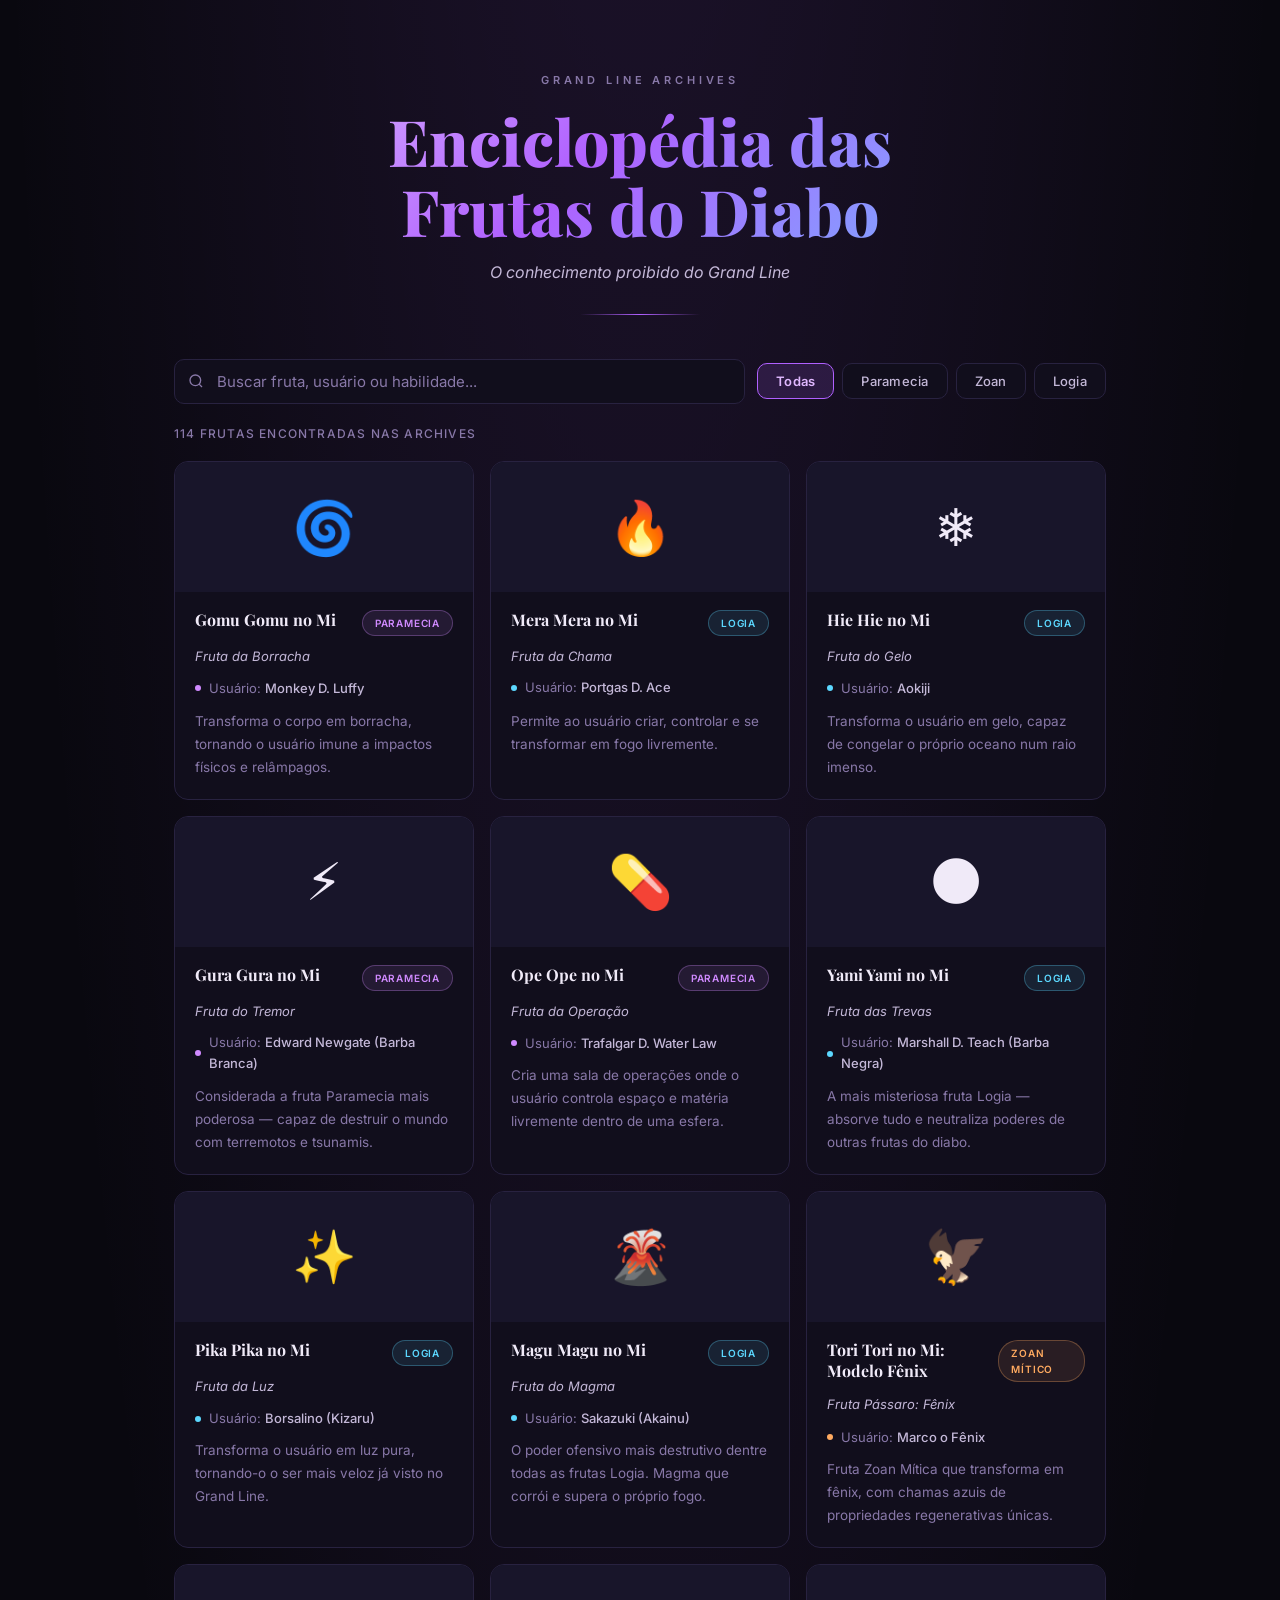
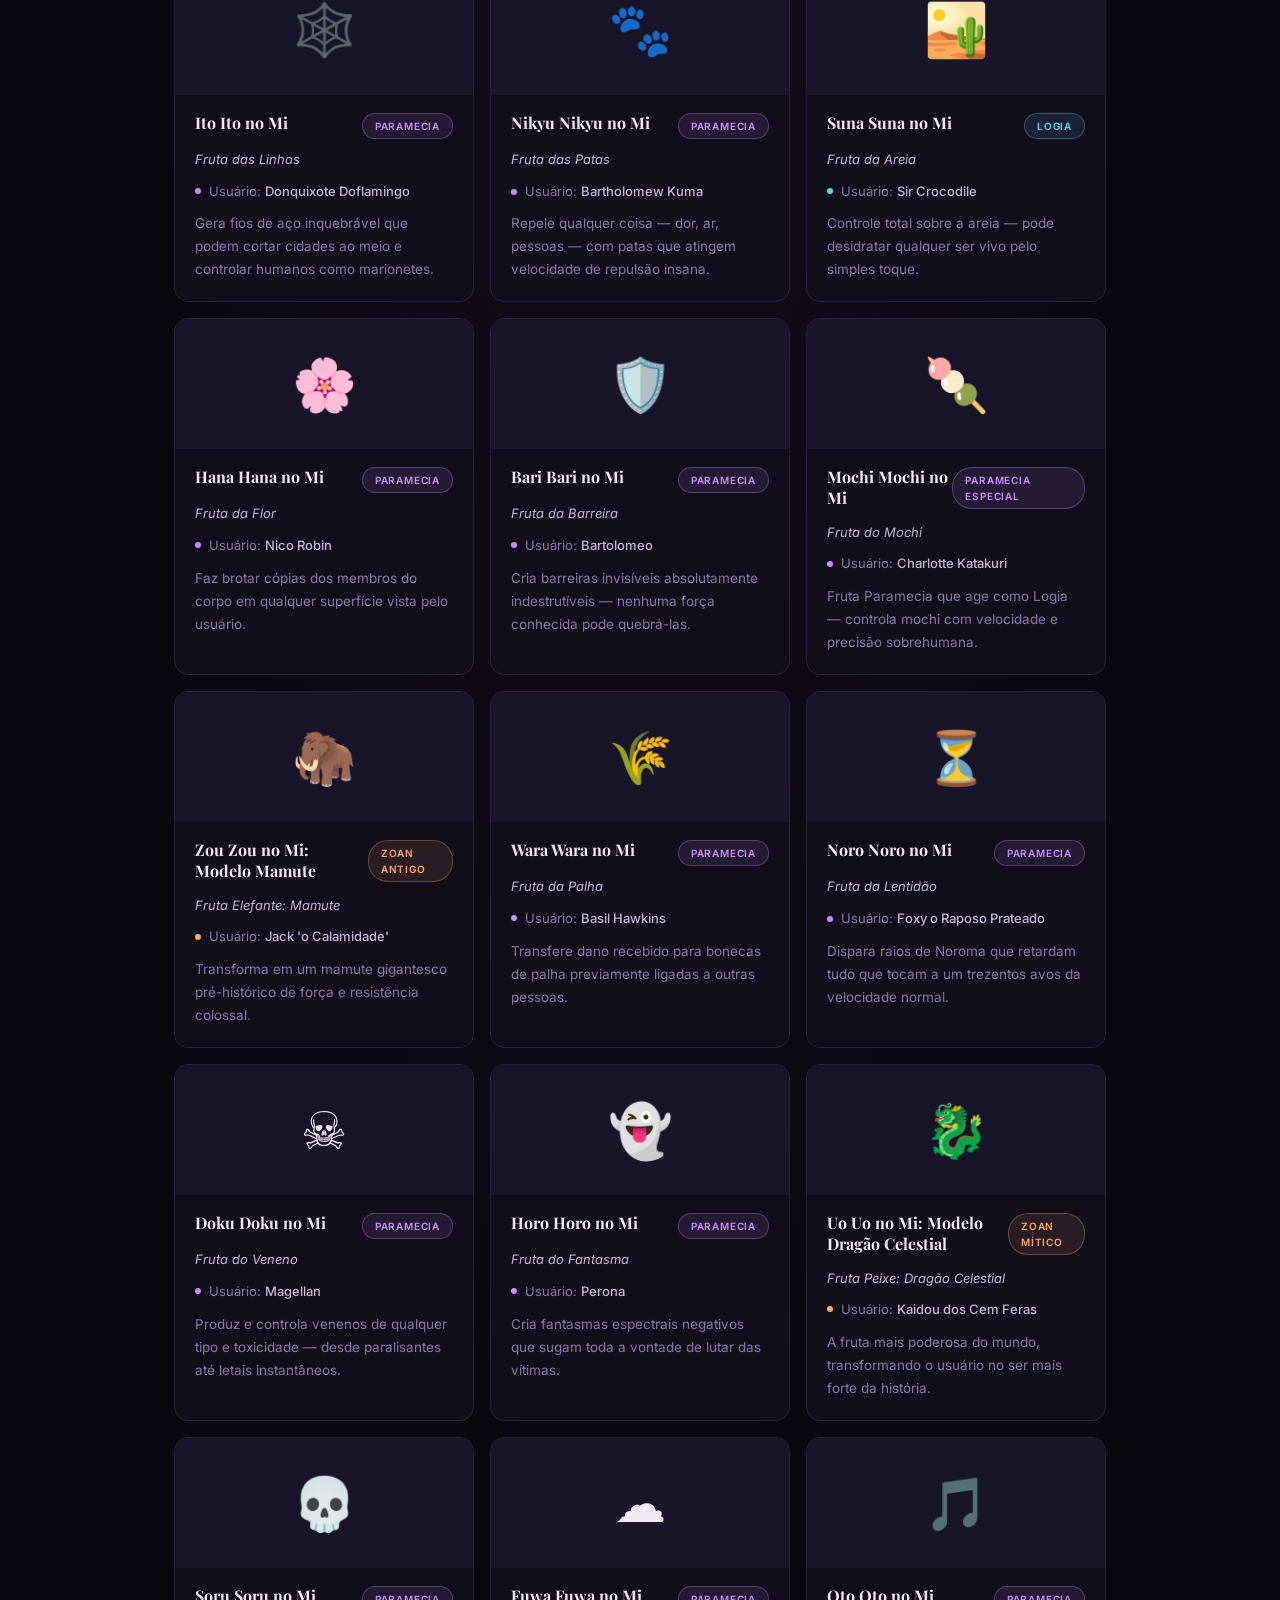
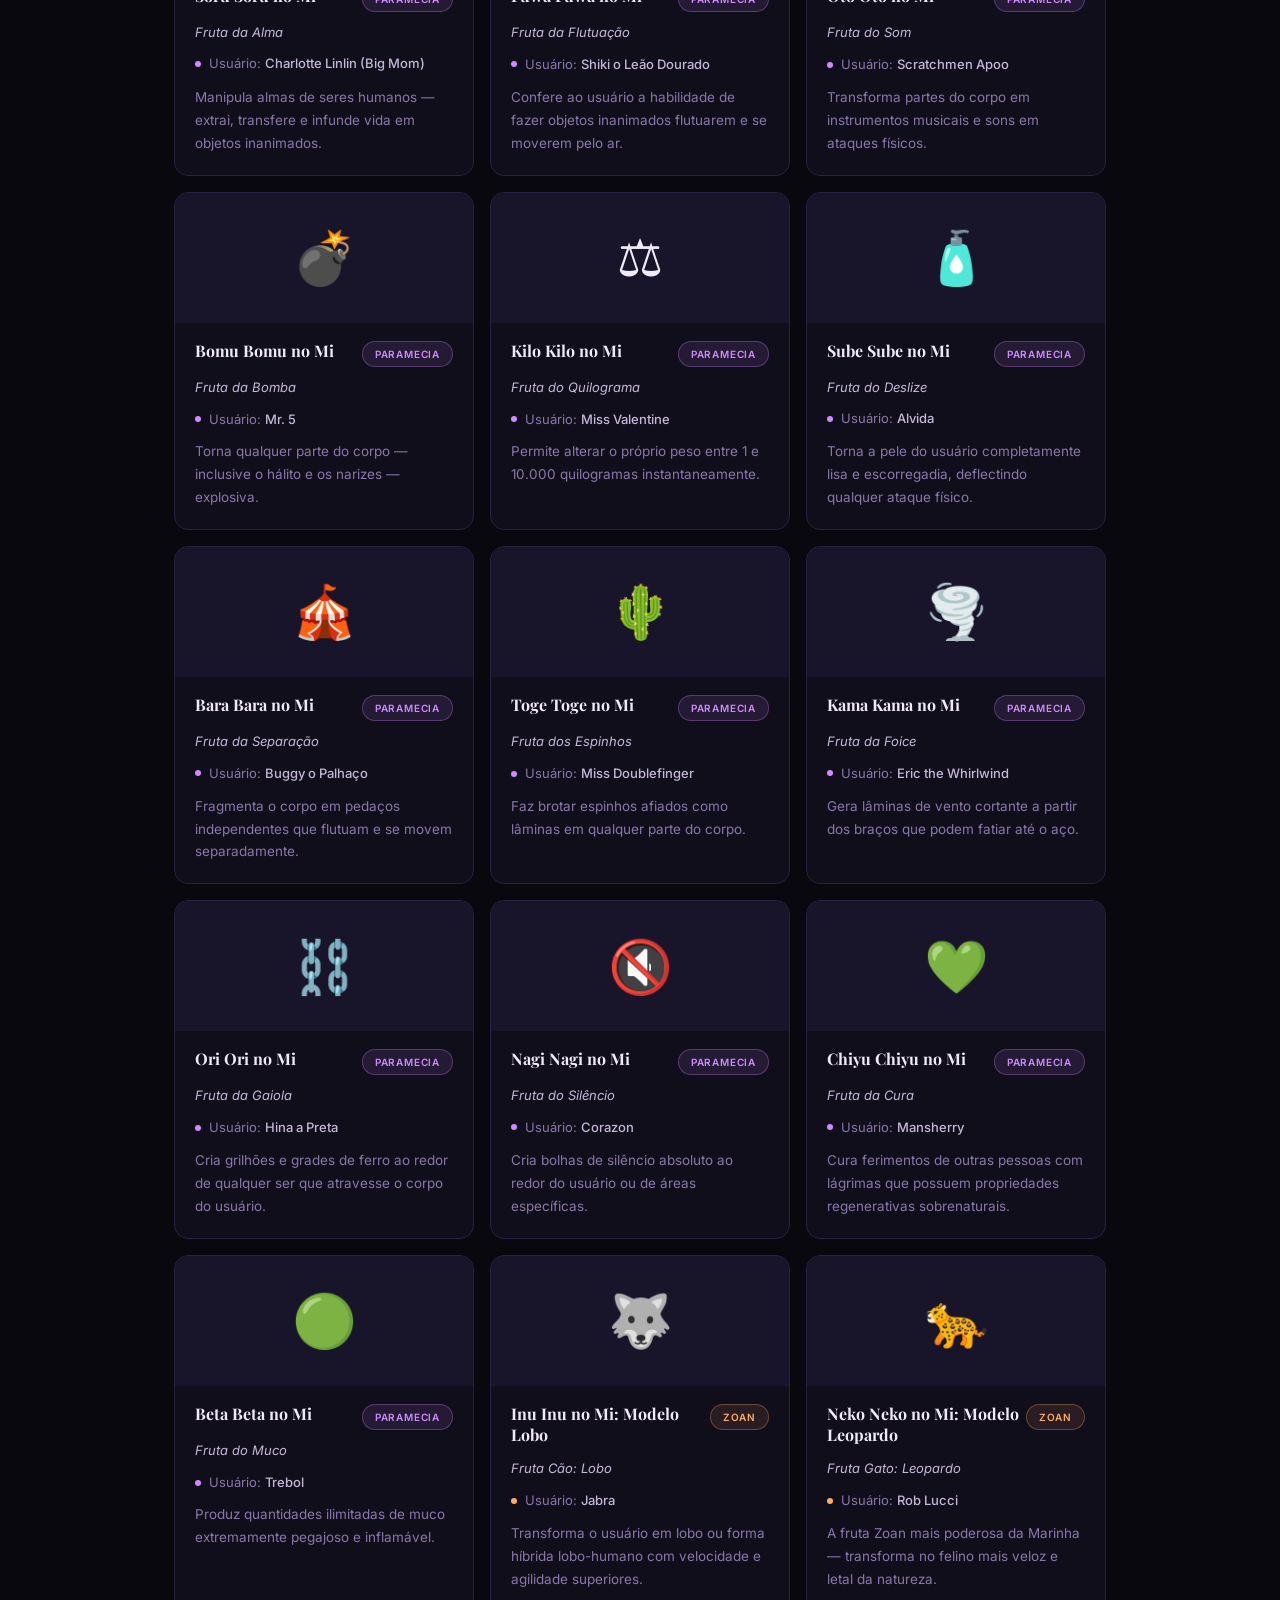
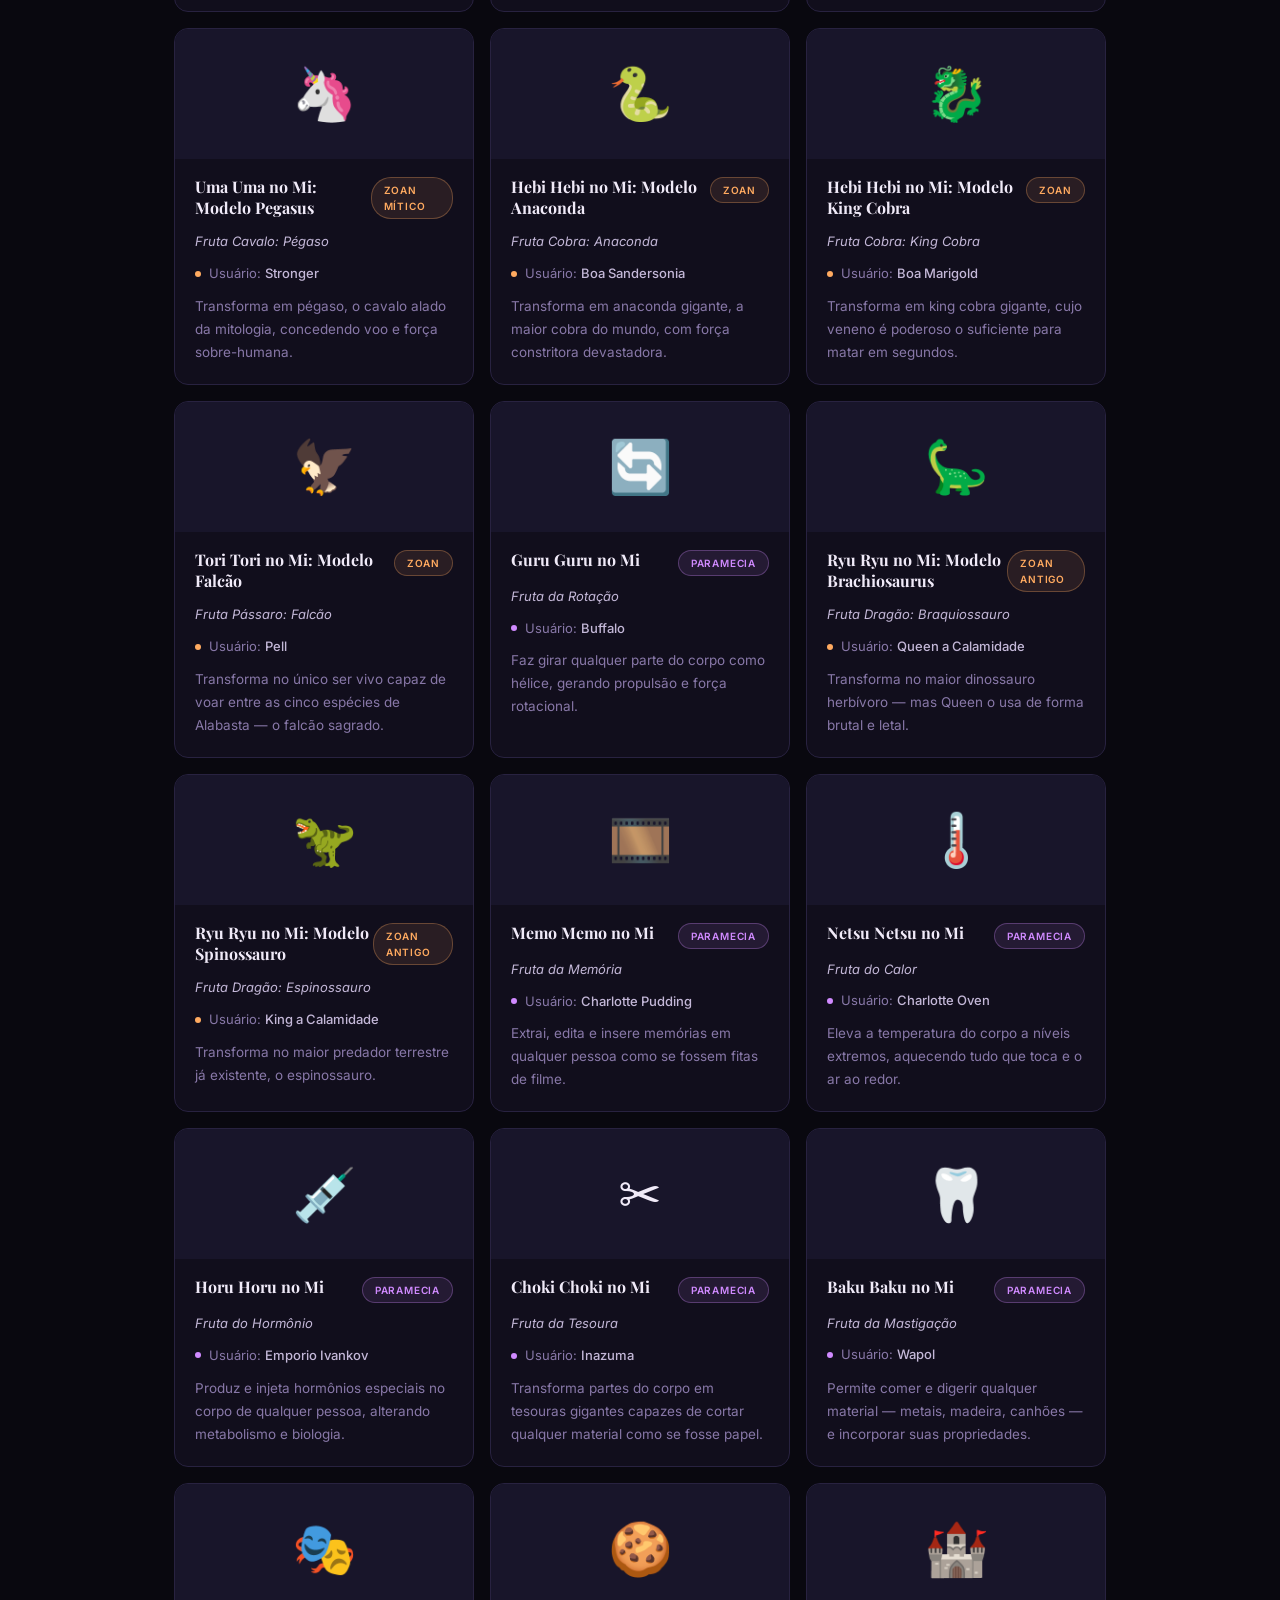
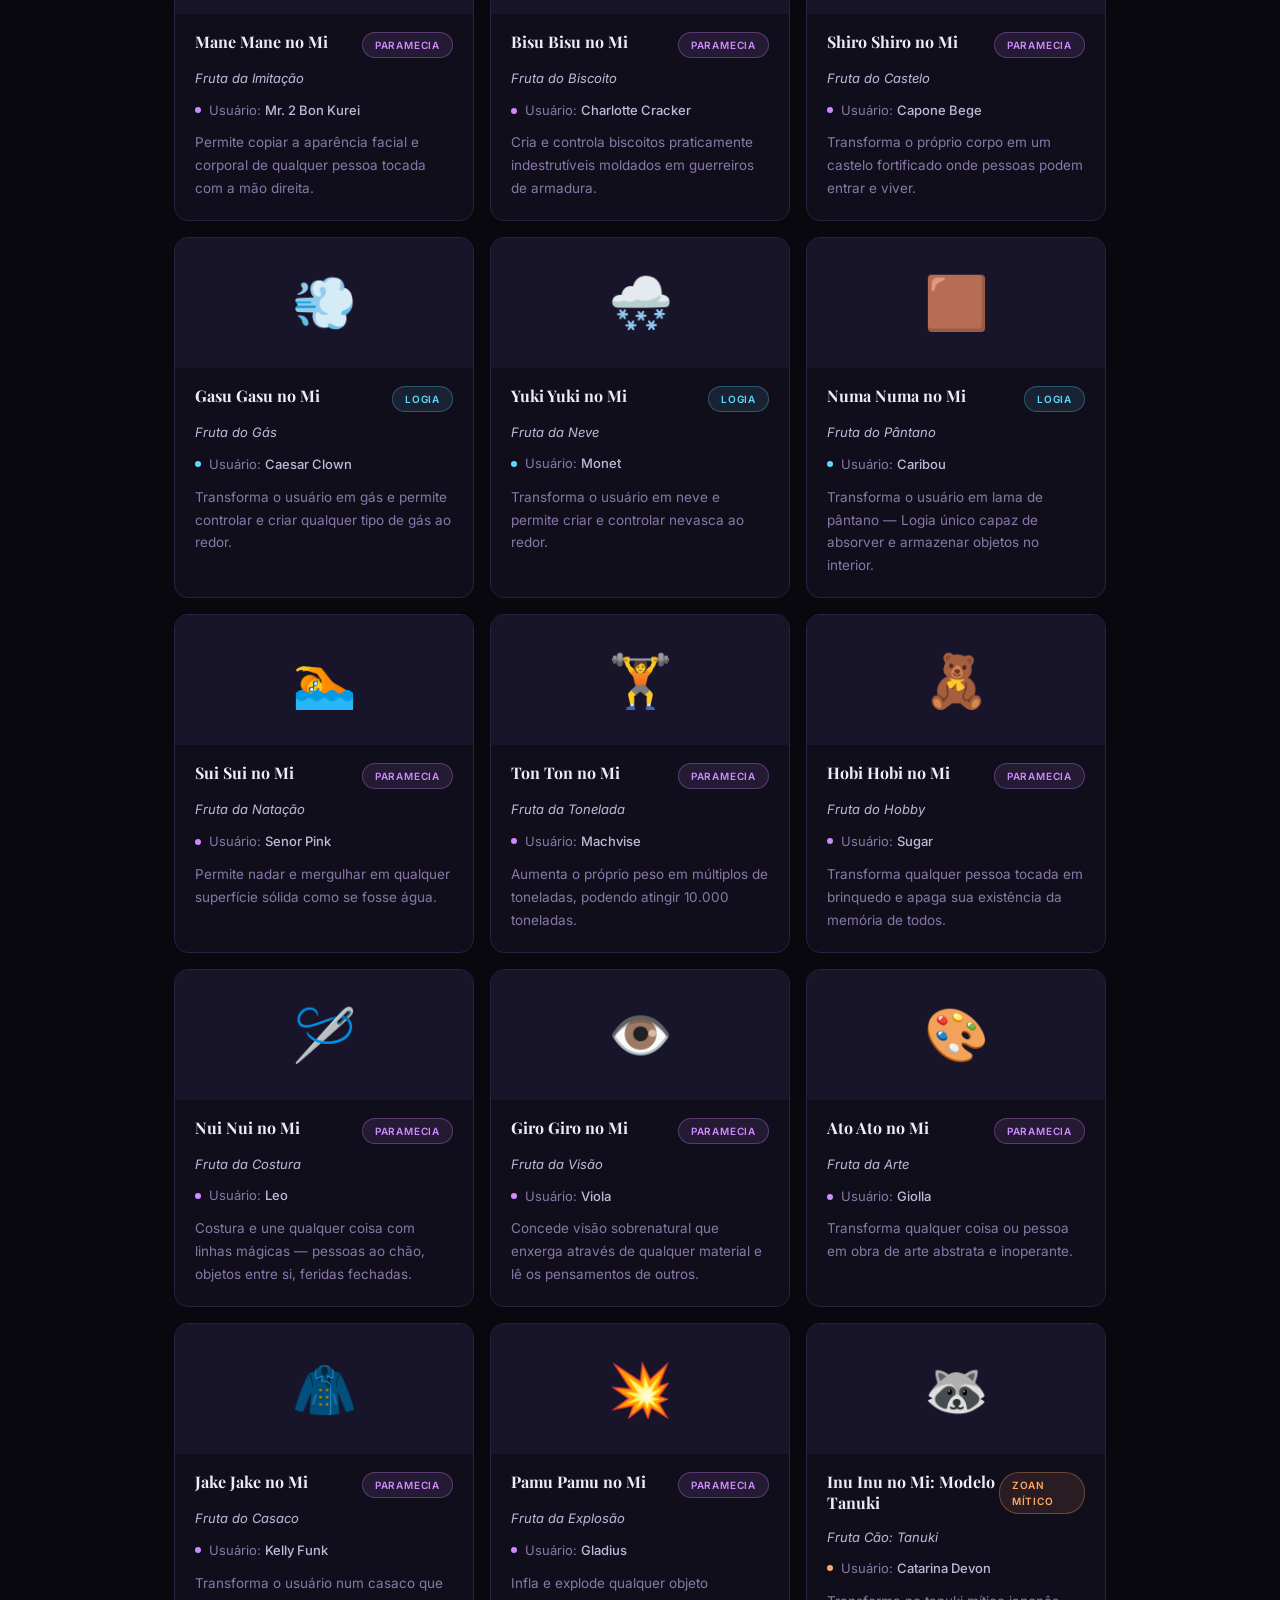
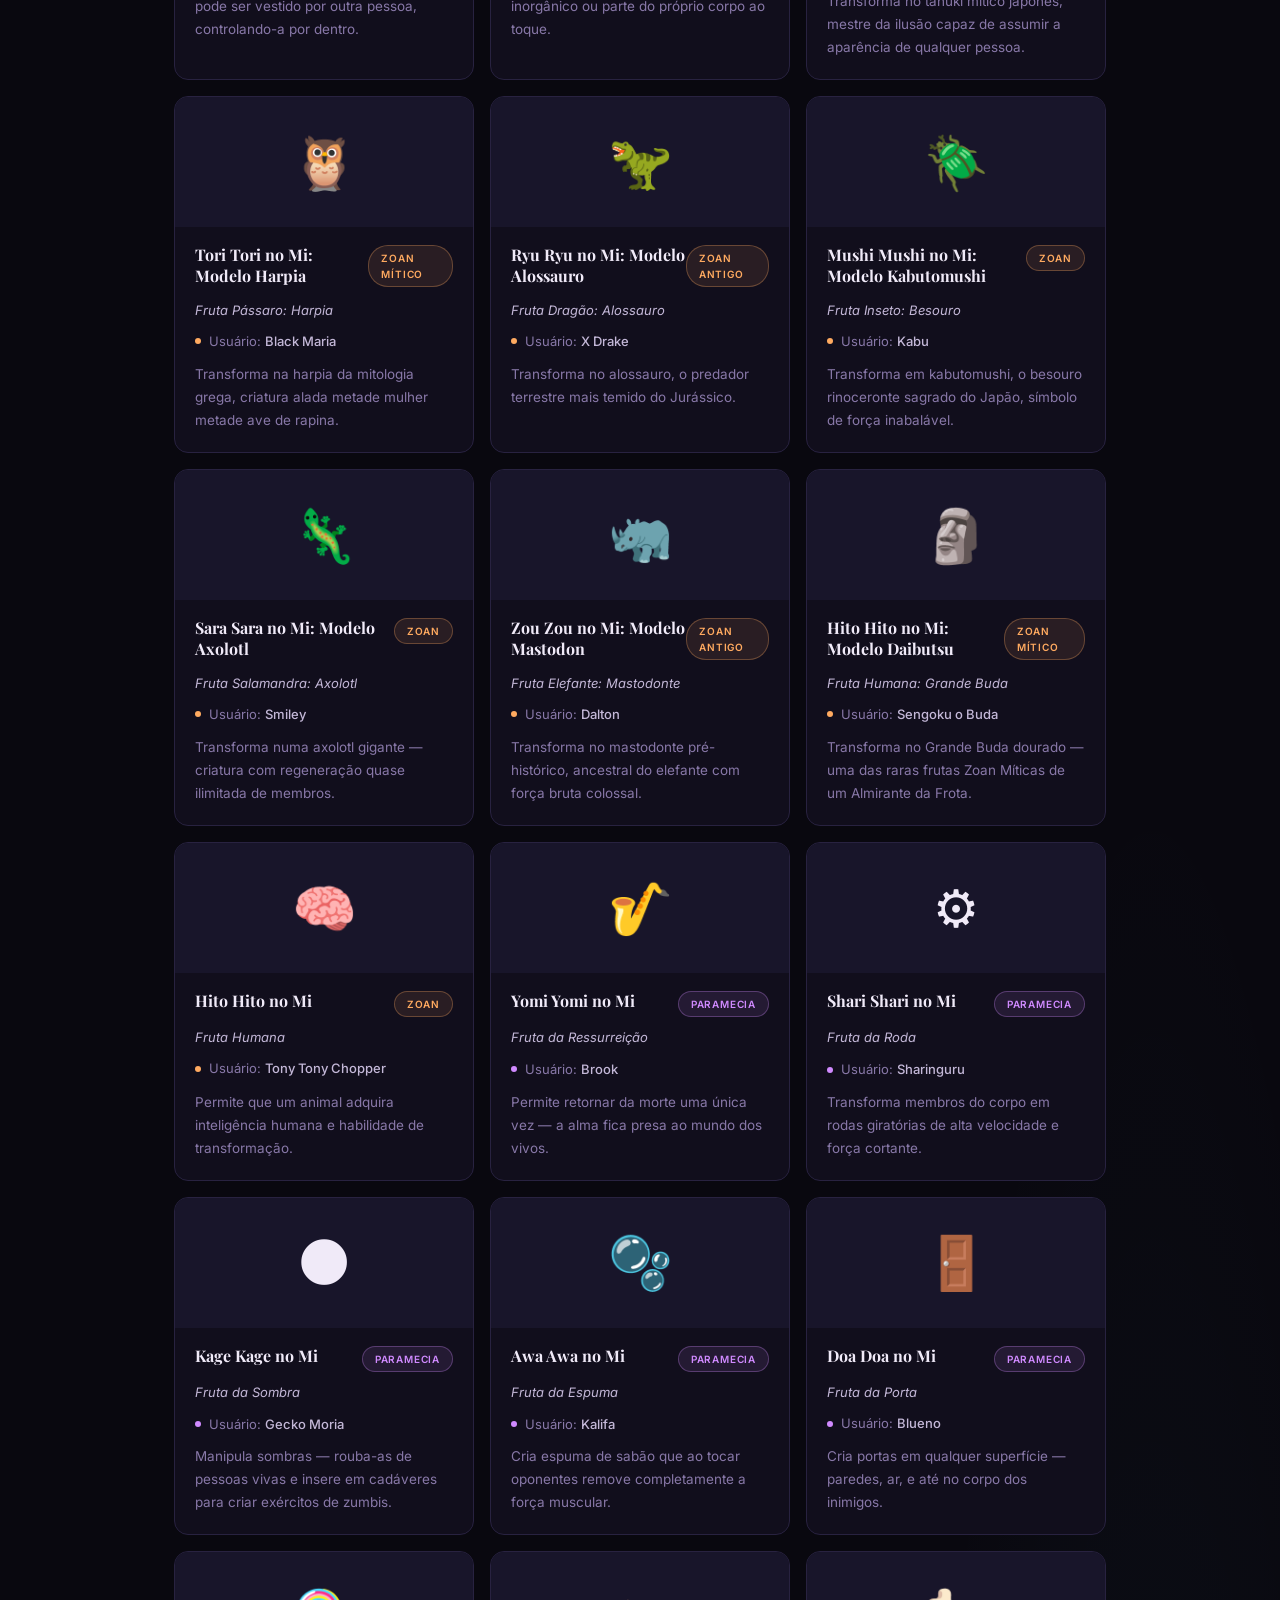
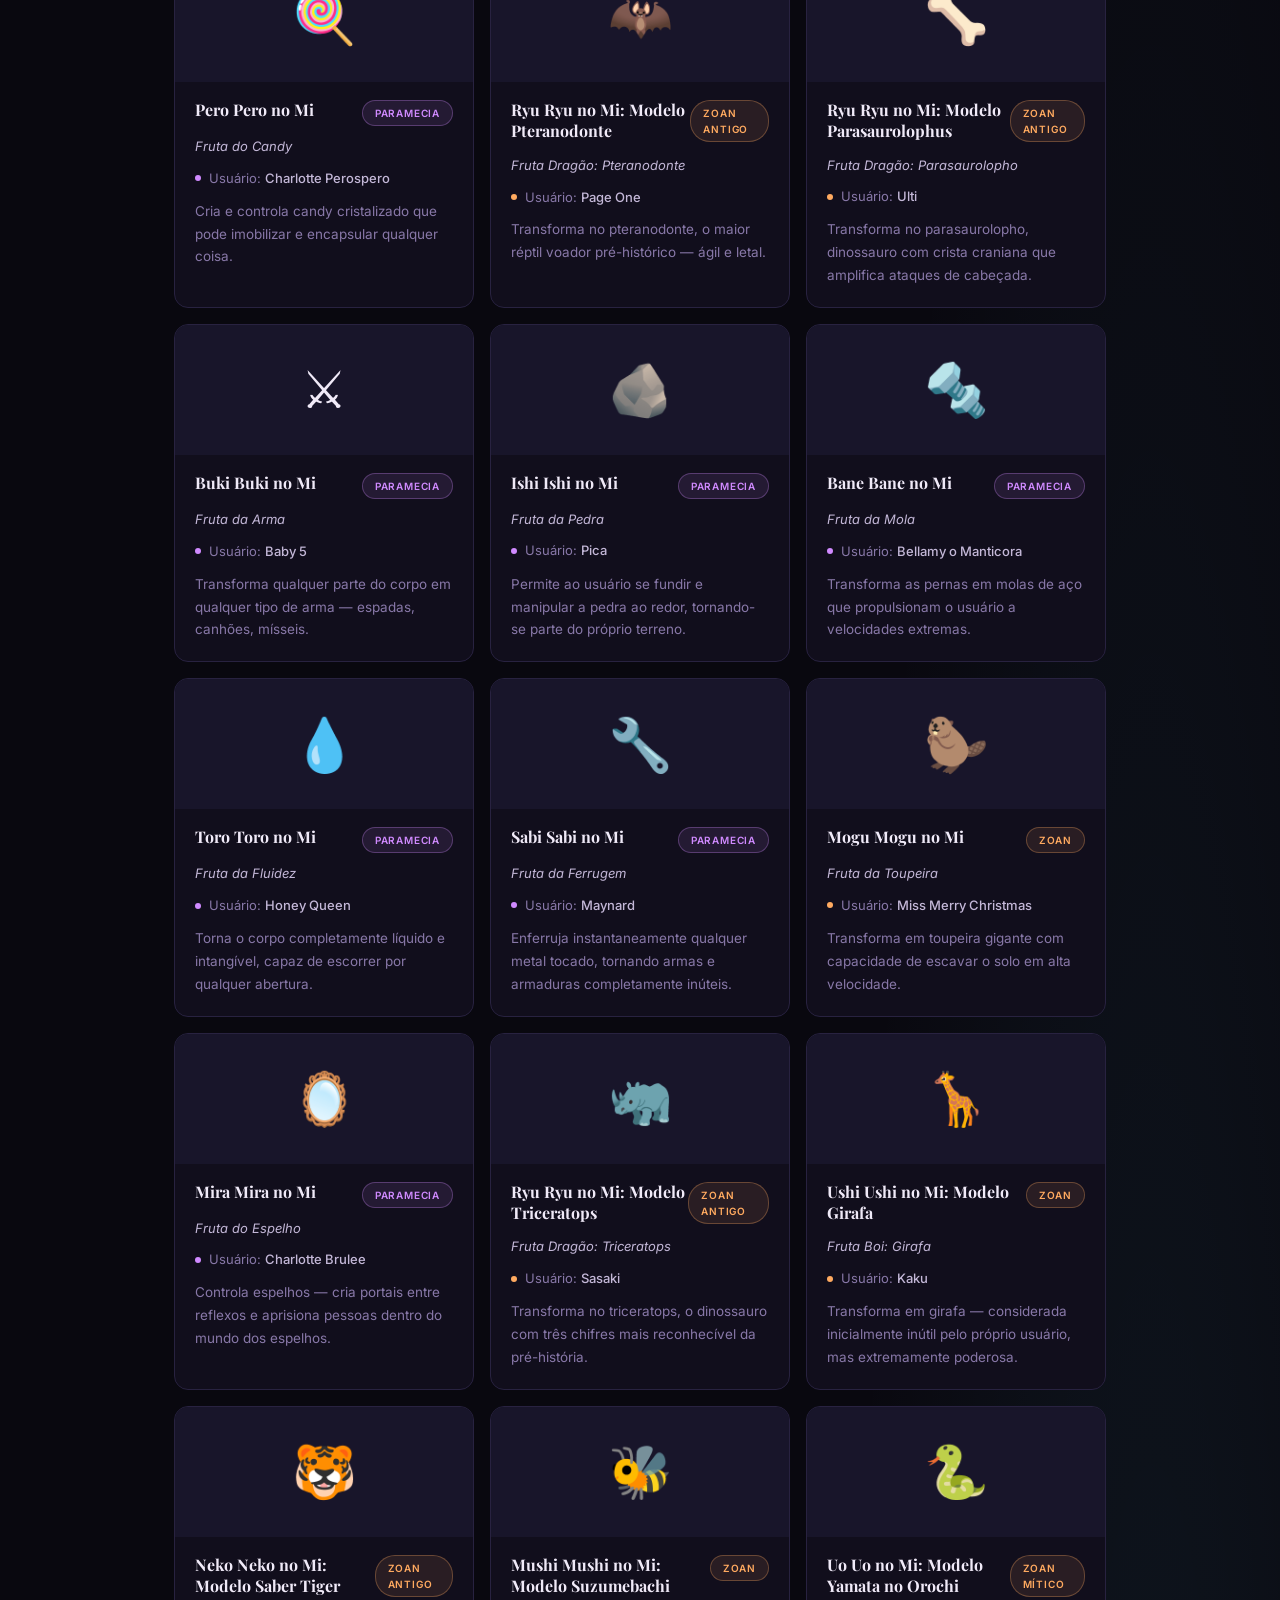
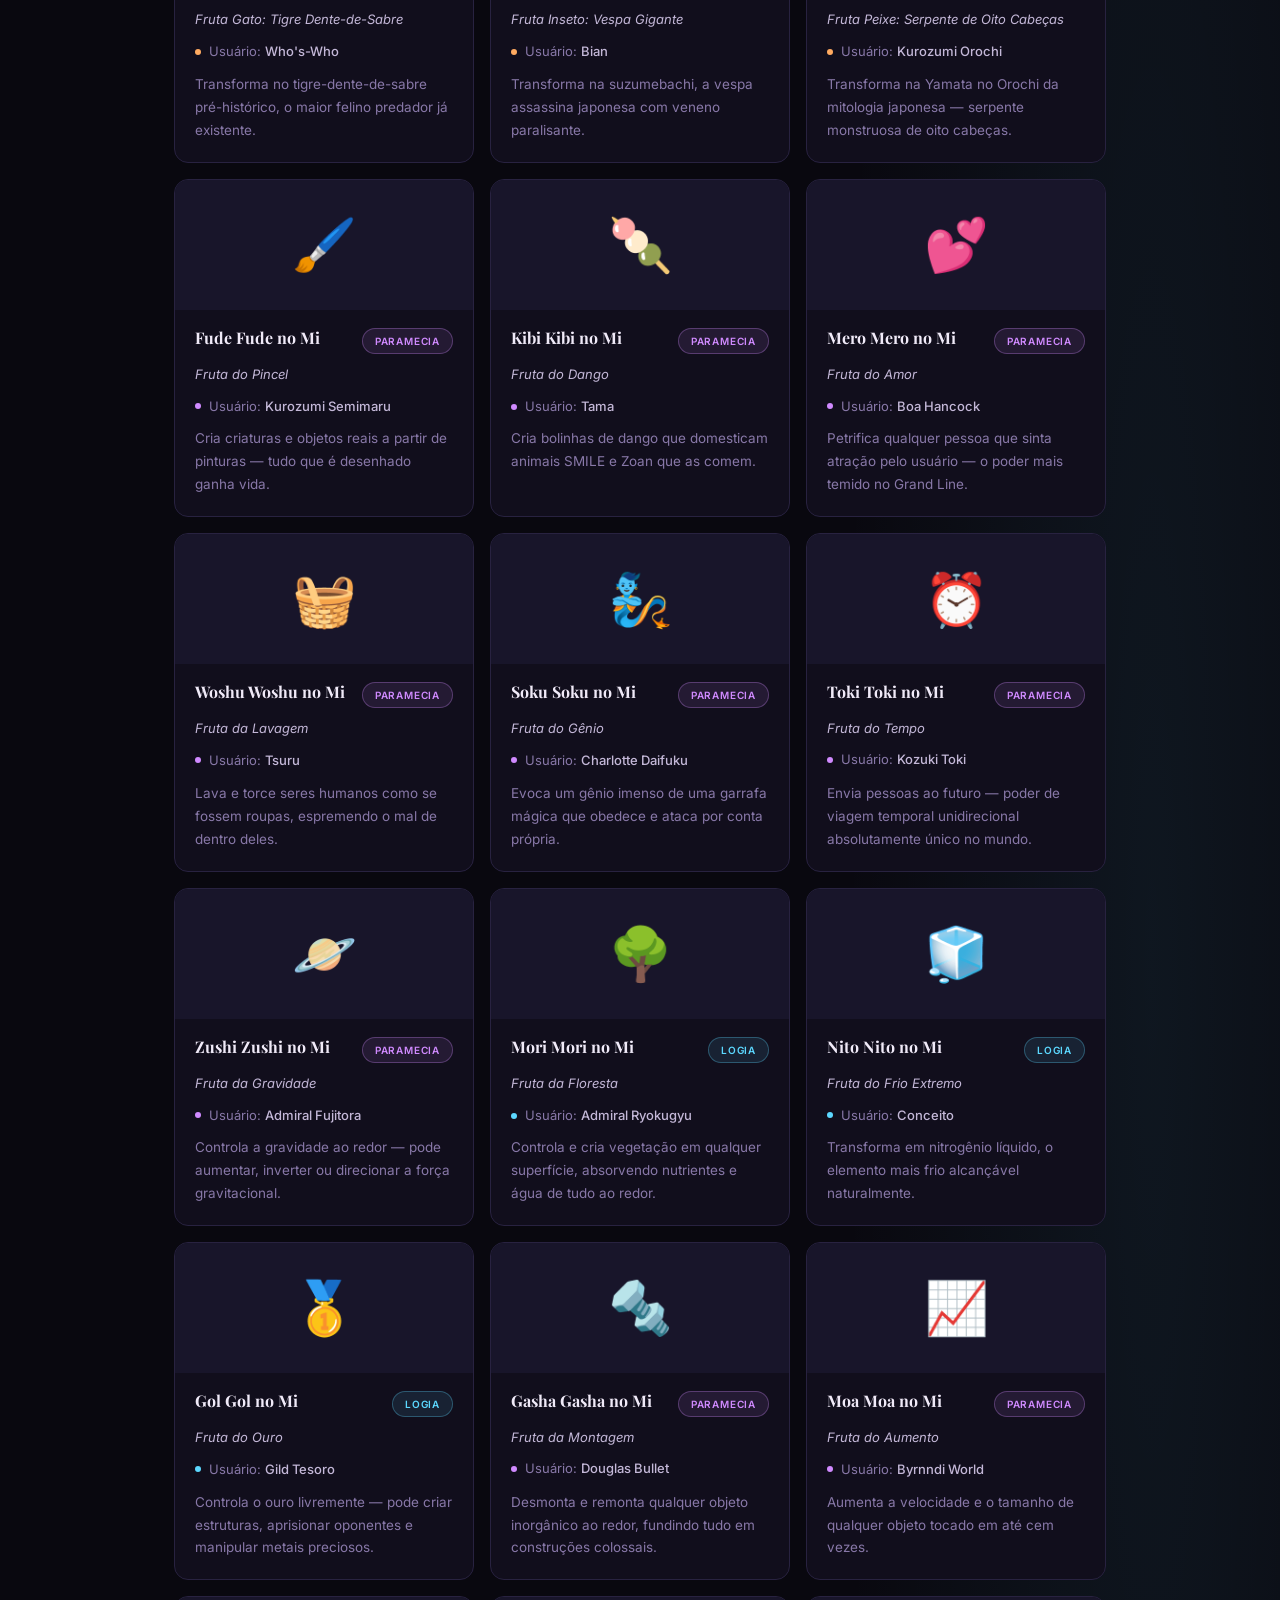
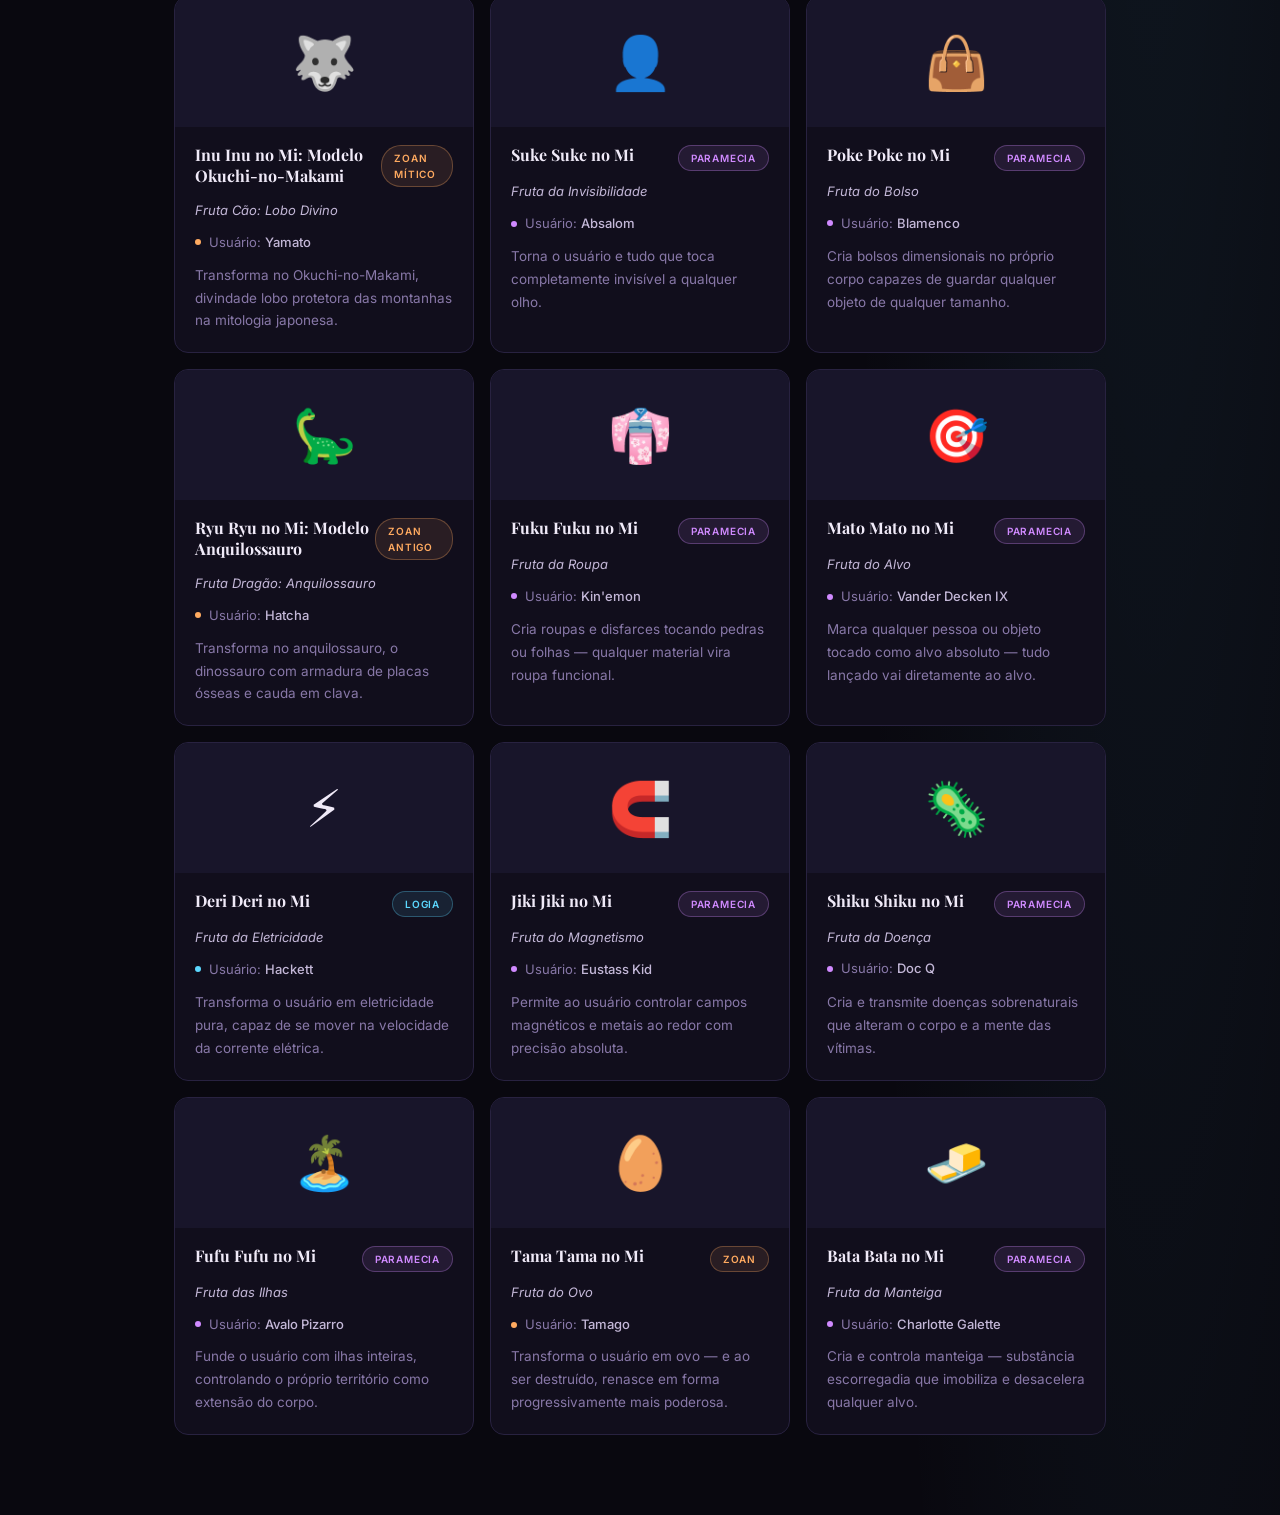
<file: index.html>
<!DOCTYPE html>
<html lang="pt-BR">
<head>
  <meta charset="UTF-8">
  <meta name="viewport" content="width=device-width, initial-scale=1.0">
  <title>Enciclopédia das Frutas do Diabo – Grand Line Archives</title>
  <link rel="preconnect" href="https://fonts.googleapis.com">
  <link rel="preconnect" href="https://fonts.gstatic.com" crossorigin>
  <link href="https://fonts.googleapis.com/css2?family=Playfair+Display:wght@700;800&family=Inter:wght@400;500;600&display=swap" rel="stylesheet">
  <link rel="stylesheet" href="style.css">
</head>
<body>

  <!-- ===== HEADER ===== -->
  <header>
    <div class="title-eyebrow">Grand Line Archives</div>
    <h1>Enciclopédia das<br>Frutas do Diabo</h1>
    <p class="subtitle">O conhecimento proibido do Grand Line</p>
  </header>

  <!-- ===== CONTROLES: BUSCA + FILTROS ===== -->
  <div class="controls">
    <div class="search-wrap">
      <svg width="16" height="16" viewBox="0 0 24 24" fill="none" stroke="currentColor" stroke-width="2">
        <circle cx="11" cy="11" r="8"/><path d="m21 21-4.35-4.35"/>
      </svg>
      <input type="search" id="search" placeholder="Buscar fruta, usuário ou habilidade..." oninput="render()">
    </div>
    <div class="filters">
      <button class="filter-btn active-all" data-type="all"      onclick="setFilter('all')">Todas</button>
      <button class="filter-btn"            data-type="Paramecia" onclick="setFilter('Paramecia')">Paramecia</button>
      <button class="filter-btn"            data-type="Zoan"      onclick="setFilter('Zoan')">Zoan</button>
      <button class="filter-btn"            data-type="Logia"     onclick="setFilter('Logia')">Logia</button>
    </div>
  </div>

  <!-- ===== CONTADOR ===== -->
  <div class="count" id="count"></div>

  <!-- ===== GRID DE CARDS ===== -->
  <div class="grid" id="grid"></div>

  <!-- ===== MODAL ===== -->
  <div class="modal-overlay" id="overlay" onclick="closeModalOutside(event)">
    <div class="modal" id="modal"></div>
  </div>

  <script src="script.js"></script>
</body>
</html>
</file>
<file: style.css>
/* ================================================
   Enciclopédia das Frutas do Diabo — style.css
   Grand Line Archives
   ================================================
   Índice:
   01. Variáveis e Reset
   02. Body e Background
   03. Header
   04. Controles (busca + filtros)
   05. Grid de Cards
   06. Cards
   07. Modal
   08. Barras de Poder
   09. Animações
   10. Responsivo
================================================ */


/* ─── 01. VARIÁVEIS E RESET ─────────────────────── */

*, *::before, *::after {
  margin: 0;
  padding: 0;
  box-sizing: border-box;
}

:root {
  --bg:           #09080f;
  --surface:      #110e1c;
  --surface2:     #18152a;
  --border:       #282240;
  --text:         #f0eaf8;
  --muted:        #c4b8d8;
  --muted2:       #8878a8;

  --param:        #d08aff;
  --param-bg:     rgba(208,138,255,0.10);
  --param-border: rgba(208,138,255,0.30);

  --zoan:         #ffaa60;
  --zoan-bg:      rgba(255,170,96,0.10);
  --zoan-border:  rgba(255,170,96,0.30);

  --logia:        #5cd8ff;
  --logia-bg:     rgba(92,216,255,0.10);
  --logia-border: rgba(92,216,255,0.30);

  --accent:       #b060ff;

  --font-title:   'Playfair Display', Georgia, serif;
  --font-body:    'Inter', system-ui, sans-serif;

  --radius-sm:    6px;
  --radius-md:    10px;
  --radius-lg:    14px;
  --radius-xl:    20px;
}

html { scroll-behavior: smooth; }


/* ─── 02. BODY E BACKGROUND ─────────────────────── */

body {
  font-family: var(--font-body);
  background: var(--bg);
  color: var(--text);
  min-height: 100vh;
  font-size: 15px;
  line-height: 1.6;
  background-image:
    radial-gradient(ellipse 80% 50% at 50% -10%, rgba(176,96,255,0.14) 0%, transparent 65%),
    radial-gradient(ellipse 40% 40% at 90% 85%,  rgba(92,216,255,0.07) 0%, transparent 60%);
}


/* ─── 03. HEADER ────────────────────────────────── */

header {
  text-align: center;
  padding: 72px 24px 44px;
  position: relative;
}

header::after {
  content: '';
  display: block;
  width: 120px;
  height: 1px;
  background: linear-gradient(90deg, transparent, var(--accent), transparent);
  margin: 28px auto 0;
}

.title-eyebrow {
  font-family: var(--font-body);
  font-size: 11px;
  font-weight: 600;
  letter-spacing: 0.35em;
  color: var(--muted2);
  text-transform: uppercase;
  margin-bottom: 16px;
}

h1 {
  font-family: var(--font-title);
  font-size: clamp(36px, 7vw, 64px);
  font-weight: 800;
  background: linear-gradient(135deg, #f0e0ff 0%, #b060ff 45%, #5cd8ff 100%);
  -webkit-background-clip: text;
  -webkit-text-fill-color: transparent;
  background-clip: text;
  line-height: 1.1;
}

.subtitle {
  font-family: var(--font-body);
  font-size: 16px;
  color: var(--muted);
  margin-top: 14px;
  font-style: italic;
  font-weight: 400;
}


/* ─── 04. CONTROLES ─────────────────────────────── */

.controls {
  max-width: 980px;
  margin: 0 auto 20px;
  padding: 0 24px;
  display: flex;
  gap: 12px;
  flex-wrap: wrap;
  align-items: center;
}

.search-wrap {
  flex: 1;
  min-width: 240px;
  position: relative;
}

.search-wrap svg {
  position: absolute;
  left: 14px;
  top: 50%;
  transform: translateY(-50%);
  color: var(--muted2);
  pointer-events: none;
}

input[type=search] {
  width: 100%;
  background: var(--surface);
  border: 1px solid var(--border);
  border-radius: var(--radius-md);
  padding: 12px 14px 12px 42px;
  color: var(--text);
  font-family: var(--font-body);
  font-size: 15px;
  outline: none;
  transition: border-color 0.2s, box-shadow 0.2s;
}

input[type=search]:focus {
  border-color: var(--accent);
  box-shadow: 0 0 0 3px rgba(176,96,255,0.12);
}
input[type=search]::placeholder { color: var(--muted2); }
input[type=search]::-webkit-search-cancel-button { display: none; }

.filters { display: flex; gap: 8px; flex-wrap: wrap; }

.filter-btn {
  font-family: var(--font-body);
  font-size: 13px;
  font-weight: 500;
  padding: 9px 18px;
  border-radius: var(--radius-md);
  border: 1px solid var(--border);
  background: var(--surface);
  color: var(--muted);
  cursor: pointer;
  transition: all 0.18s;
  letter-spacing: 0.02em;
}

.filter-btn:hover { border-color: var(--accent); color: var(--text); }

.filter-btn.active-all   { border-color: var(--accent);       background: rgba(176,96,255,0.15); color: #e0b8ff; font-weight: 600; }
.filter-btn.active-param { border-color: var(--param-border); background: var(--param-bg);       color: var(--param); font-weight: 600; }
.filter-btn.active-zoan  { border-color: var(--zoan-border);  background: var(--zoan-bg);        color: var(--zoan);  font-weight: 600; }
.filter-btn.active-logia { border-color: var(--logia-border); background: var(--logia-bg);       color: var(--logia); font-weight: 600; }

.count {
  font-family: var(--font-body);
  font-size: 12px;
  font-weight: 500;
  letter-spacing: 0.1em;
  color: var(--muted2);
  text-transform: uppercase;
  max-width: 980px;
  margin: 0 auto 18px;
  padding: 0 24px;
}


/* ─── 05. GRID ──────────────────────────────────── */

.grid {
  display: grid;
  grid-template-columns: repeat(auto-fill, minmax(280px, 1fr));
  gap: 16px;
  max-width: 980px;
  margin: 0 auto;
  padding: 0 24px 80px;
}

.empty {
  text-align: center;
  padding: 100px 24px;
  color: var(--muted2);
  grid-column: 1 / -1;
  font-size: 17px;
  font-style: italic;
}


/* ─── 06. CARDS ─────────────────────────────────── */

.card {
  background: var(--surface);
  border-radius: var(--radius-lg);
  border: 1px solid var(--border);
  padding: 0;
  cursor: pointer;
  transition: transform 0.2s, border-color 0.2s, box-shadow 0.2s;
  position: relative;
  overflow: hidden;
  animation: fadeIn 0.35s ease both;
}

/* imagem de capa da fruta no topo do card */
.card-cover {
  width: 100%;
  height: 130px;
  object-fit: cover;
  object-position: center top;
  display: block;
  background: var(--surface2);
}

.card-cover-placeholder {
  width: 100%;
  height: 130px;
  background: var(--surface2);
  display: flex;
  align-items: center;
  justify-content: center;
  font-size: 52px;
}

.card-body {
  padding: 18px 20px 20px;
}

.card::before {
  content: '';
  position: absolute;
  inset: 0;
  opacity: 0;
  transition: opacity 0.3s;
  pointer-events: none;
  z-index: 1;
}

.card.paramecia::before { background: radial-gradient(ellipse at top left, rgba(208,138,255,0.10), transparent 70%); }
.card.zoan::before      { background: radial-gradient(ellipse at top left, rgba(255,170,96, 0.10), transparent 70%); }
.card.logia::before     { background: radial-gradient(ellipse at top left, rgba(92, 216,255, 0.10), transparent 70%); }

.card:hover         { transform: translateY(-3px); }
.card:hover::before { opacity: 1; }

.card.paramecia:hover { border-color: var(--param-border); box-shadow: 0 6px 28px rgba(208,138,255,0.12); }
.card.zoan:hover      { border-color: var(--zoan-border);  box-shadow: 0 6px 28px rgba(255,170,96, 0.12); }
.card.logia:hover     { border-color: var(--logia-border); box-shadow: 0 6px 28px rgba(92, 216,255, 0.12); }

.card-top {
  display: flex;
  justify-content: space-between;
  align-items: flex-start;
  margin-bottom: 10px;
}

.fruit-icon { font-size: 34px; line-height: 1; }

.type-badge {
  font-family: var(--font-body);
  font-size: 10px;
  font-weight: 600;
  letter-spacing: 0.08em;
  padding: 4px 12px;
  border-radius: 20px;
  text-transform: uppercase;
}

.paramecia .type-badge { background: var(--param-bg); color: var(--param); border: 1px solid var(--param-border); }
.zoan      .type-badge { background: var(--zoan-bg);  color: var(--zoan);  border: 1px solid var(--zoan-border);  }
.logia     .type-badge { background: var(--logia-bg); color: var(--logia); border: 1px solid var(--logia-border); }

.fruit-name {
  font-family: var(--font-title);
  font-size: 16px;
  font-weight: 700;
  color: var(--text);
  margin-bottom: 3px;
  line-height: 1.3;
}

.fruit-name-pt {
  font-family: var(--font-body);
  font-size: 13px;
  font-weight: 400;
  color: var(--muted);
  font-style: italic;
  margin-bottom: 11px;
}

.user-row {
  display: flex;
  align-items: center;
  gap: 8px;
  margin-bottom: 11px;
}

.user-dot {
  width: 6px; height: 6px;
  border-radius: 50%;
  flex-shrink: 0;
}

.paramecia .user-dot { background: var(--param); }
.zoan      .user-dot { background: var(--zoan);  }
.logia     .user-dot { background: var(--logia); }

.user-name         { font-size: 13px; color: var(--muted2); font-weight: 400; }
.user-name strong  { color: var(--muted); font-weight: 500; }

.desc {
  font-size: 13.5px;
  color: var(--muted2);
  line-height: 1.7;
}


/* ─── 07. MODAL ─────────────────────────────────── */

.modal-overlay {
  position: fixed; inset: 0;
  background: rgba(4, 3, 10, 0.88);
  backdrop-filter: blur(8px);
  -webkit-backdrop-filter: blur(8px);
  z-index: 100;
  display: flex; align-items: center; justify-content: center;
  padding: 24px;
  opacity: 0; pointer-events: none;
  transition: opacity 0.25s;
}
.modal-overlay.open { opacity: 1; pointer-events: all; }

.modal {
  background: var(--surface2);
  border: 1px solid var(--border);
  border-radius: var(--radius-xl);
  padding: 40px;
  max-width: 540px;
  width: 100%;
  max-height: 88vh;
  overflow-y: auto;
  position: relative;
  transform: translateY(20px) scale(0.98);
  transition: transform 0.25s cubic-bezier(0.34, 1.56, 0.64, 1);
  scrollbar-width: thin;
  scrollbar-color: var(--border) transparent;
}
.modal-overlay.open .modal { transform: translateY(0) scale(1); }

.modal::-webkit-scrollbar       { width: 4px; }
.modal::-webkit-scrollbar-track { background: transparent; }
.modal::-webkit-scrollbar-thumb { background: var(--border); border-radius: 2px; }

.modal-close {
  position: absolute; top: 18px; right: 18px;
  background: var(--surface); border: 1px solid var(--border);
  color: var(--muted2); width: 32px; height: 32px;
  border-radius: var(--radius-sm);
  cursor: pointer; font-size: 18px;
  display: flex; align-items: center; justify-content: center;
  transition: all 0.15s; line-height: 1;
}
.modal-close:hover { color: var(--text); border-color: var(--accent); }

.modal-icon {
  font-size: 60px;
  text-align: center;
  margin-bottom: 16px;
  filter: drop-shadow(0 0 20px rgba(176,96,255,0.35));
}

/* imagem da fruta no topo do modal */
.modal-fruit-img {
  width: 100%;
  height: 180px;
  object-fit: cover;
  object-position: center;
  border-radius: var(--radius-lg);
  margin-bottom: 20px;
  display: block;
}

.modal-fruit-placeholder {
  width: 100%;
  height: 160px;
  display: flex;
  align-items: center;
  justify-content: center;
  font-size: 72px;
  margin-bottom: 16px;
  filter: drop-shadow(0 0 20px rgba(176,96,255,0.35));
}

/* avatar do usuário no modal */
.modal-user-row {
  display: flex;
  align-items: center;
  gap: 14px;
}

.modal-user-avatar {
  width: 52px;
  height: 52px;
  border-radius: 50%;
  object-fit: cover;
  object-position: top;
  border: 2px solid var(--border);
  flex-shrink: 0;
  background: var(--surface);
}

.modal-user-avatar-placeholder {
  width: 52px;
  height: 52px;
  border-radius: 50%;
  background: var(--surface);
  border: 2px solid var(--border);
  display: flex;
  align-items: center;
  justify-content: center;
  font-size: 22px;
  flex-shrink: 0;
}

.modal-user-info { display: flex; flex-direction: column; gap: 2px; }
.modal-user-label { font-size: 10px; font-weight: 700; letter-spacing: 0.2em; color: var(--muted2); text-transform: uppercase; }
.modal-user-name  { font-size: 16px; font-weight: 600; color: var(--text); }

.modal h2 {
  font-family: var(--font-title);
  font-size: 26px;
  font-weight: 800;
  text-align: center;
  margin-bottom: 4px;
  color: var(--text);
  line-height: 1.2;
}

.modal-pt {
  text-align: center;
  font-style: italic;
  color: var(--muted);
  margin-bottom: 20px;
  font-size: 15px;
}

.modal-badge-row {
  display: flex; justify-content: center;
  gap: 8px; margin-bottom: 24px; flex-wrap: wrap;
}

.divider { height: 1px; background: var(--border); margin: 18px 0; }

.modal-section  { margin-bottom: 18px; }

.modal-label {
  font-family: var(--font-body);
  font-size: 10px;
  font-weight: 700;
  letter-spacing: 0.2em;
  color: var(--muted2);
  text-transform: uppercase;
  margin-bottom: 7px;
}

.modal-text {
  font-family: var(--font-body);
  font-size: 15px;
  line-height: 1.75;
  color: var(--text);
  font-weight: 400;
}

.weakness-pill {
  display: inline-block;
  background: rgba(239,68,68,0.10);
  border: 1px solid rgba(239,68,68,0.25);
  color: #ff8080;
  font-size: 12px;
  font-weight: 500;
  padding: 4px 12px;
  border-radius: 20px;
  margin: 3px;
  font-family: var(--font-body);
}


/* ─── 08. BARRAS DE PODER ───────────────────────── */

.power-bar  { margin-top: 8px; }

.power-row {
  display: flex; align-items: center;
  gap: 12px; margin-bottom: 10px;
}

.power-label {
  font-family: var(--font-body);
  font-size: 13px;
  font-weight: 500;
  color: var(--muted);
  width: 90px;
  flex-shrink: 0;
}

.power-track {
  flex: 1; height: 5px;
  background: var(--border);
  border-radius: 3px; overflow: hidden;
}

.power-fill {
  height: 100%; border-radius: 3px;
  transition: width 0.8s cubic-bezier(0.34, 1.56, 0.64, 1);
}

.paramecia-fill { background: linear-gradient(90deg, #8b22f0, #d08aff); }
.zoan-fill      { background: linear-gradient(90deg, #d95d00, #ffaa60); }
.logia-fill     { background: linear-gradient(90deg, #006fa8, #5cd8ff); }

.power-value {
  font-family: var(--font-body);
  font-size: 12px;
  font-weight: 600;
  color: var(--muted);
  width: 28px;
  text-align: right;
}


/* ─── 09. ANIMAÇÕES ─────────────────────────────── */

@keyframes fadeIn {
  from { opacity: 0; transform: translateY(12px); }
  to   { opacity: 1; transform: translateY(0);    }
}


/* ─── 10. RESPONSIVO ────────────────────────────── */

@media (max-width: 600px) {
  h1 { font-size: 34px; }
  .controls { flex-direction: column; }
  .search-wrap { min-width: 100%; }
  .modal { padding: 28px 20px; max-height: 95vh; }
  .modal h2 { font-size: 22px; }
}
</file>
